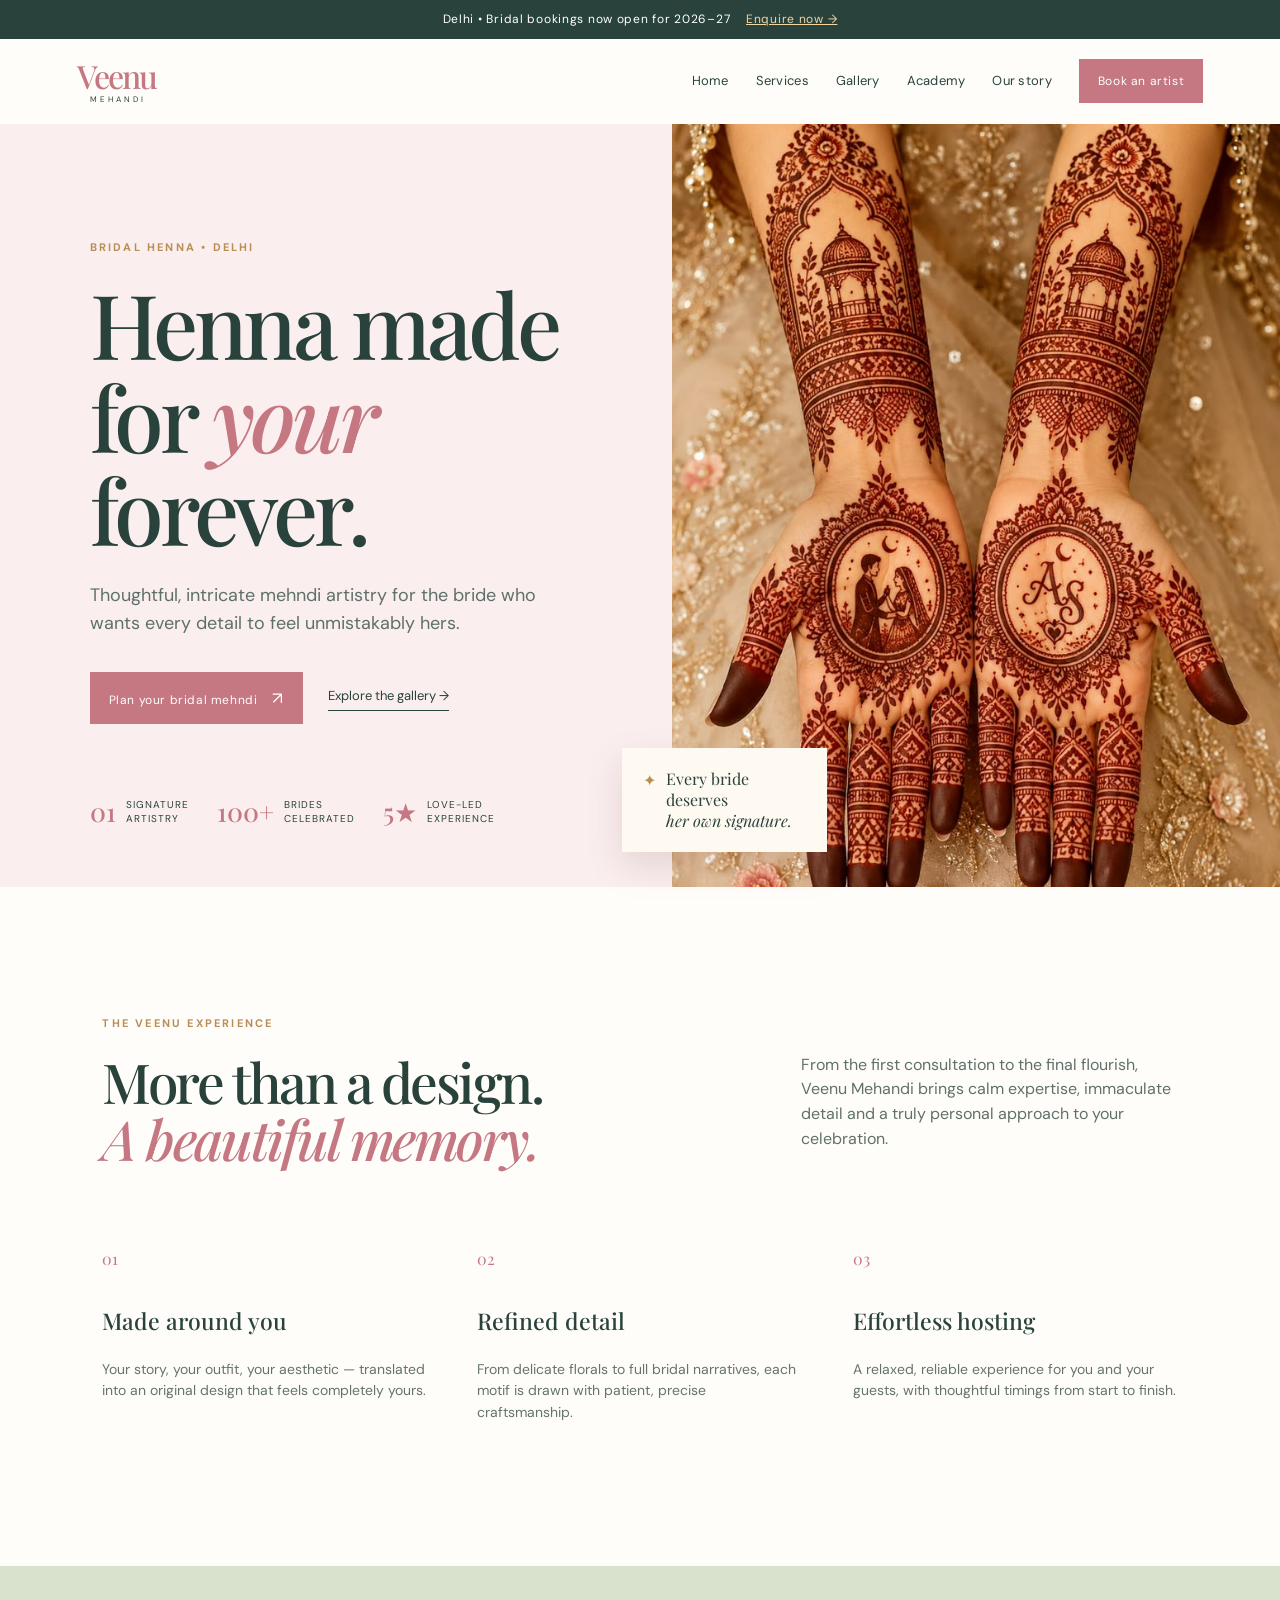
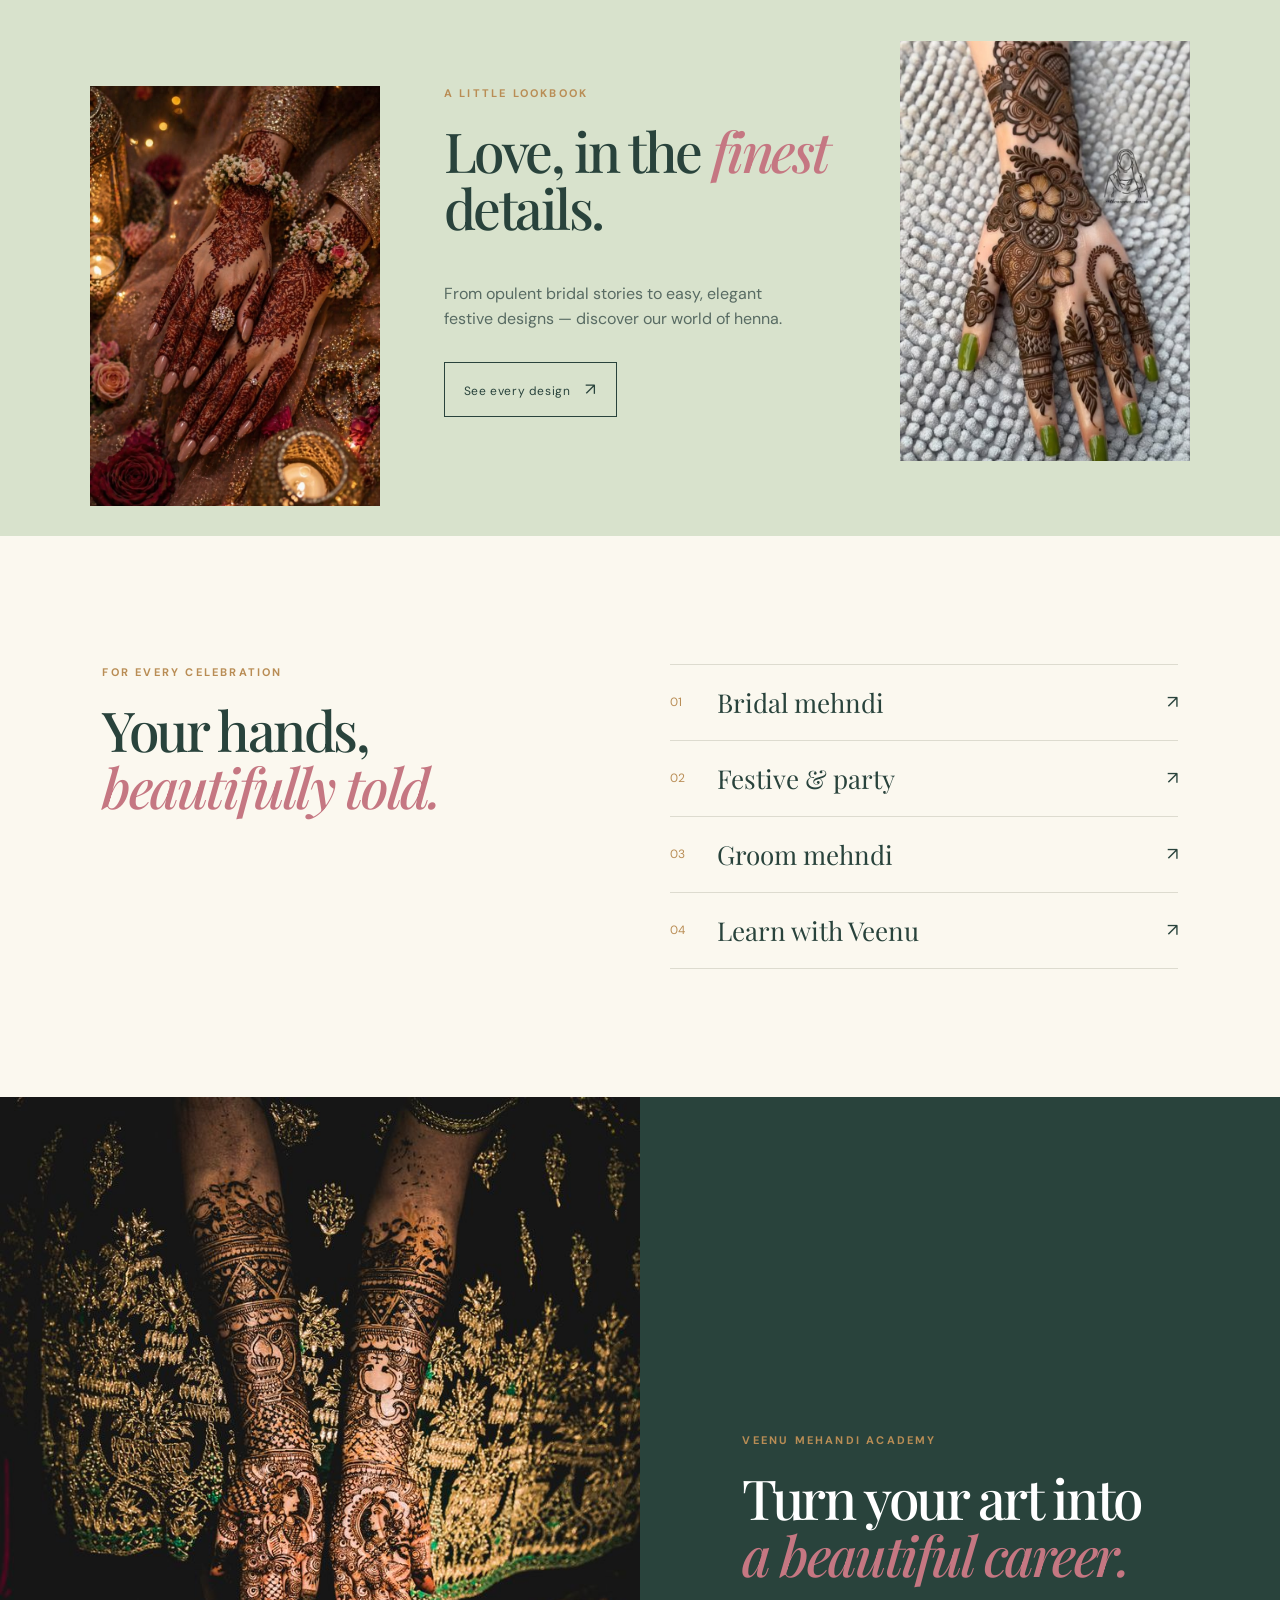
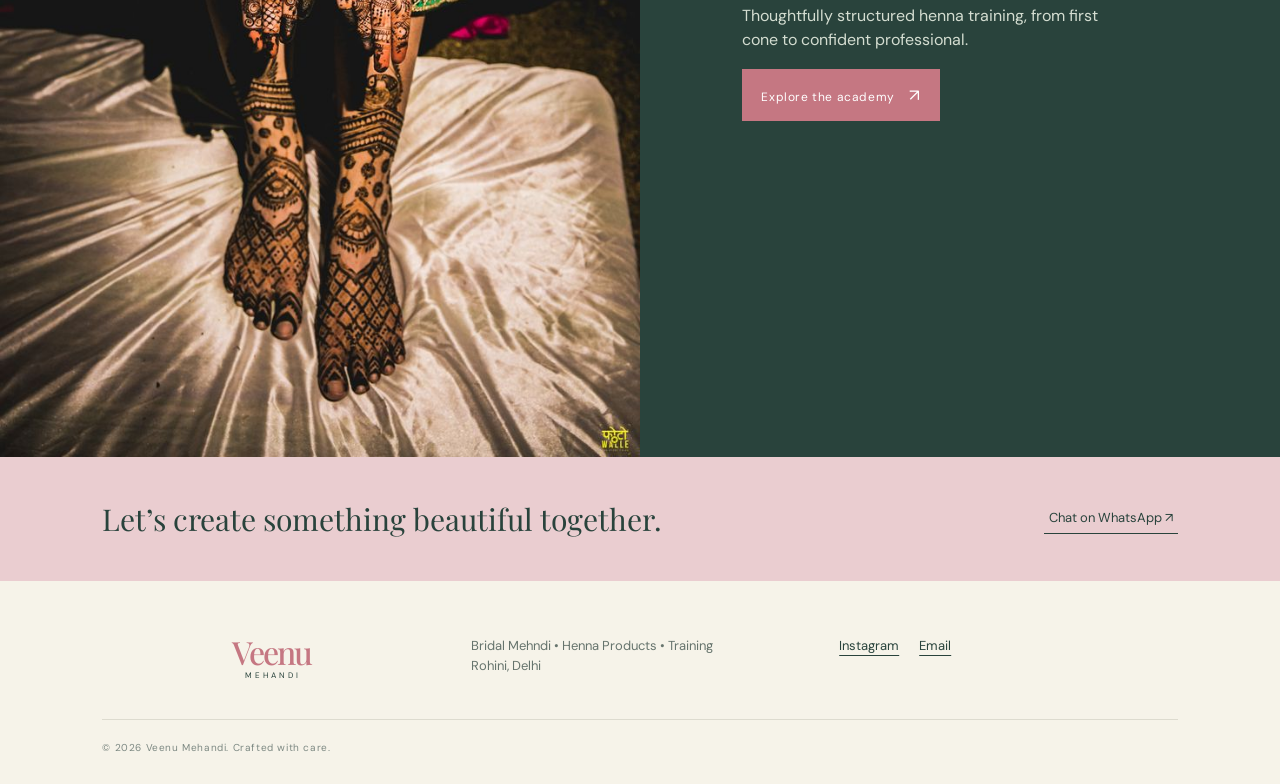
<file: index.html>
<!doctype html>
<html lang="en"><head><meta charset="utf-8"><meta name="viewport" content="width=device-width,initial-scale=1"><meta name="description" content="Veenu Mehandi by Vaishali Malik — bespoke bridal henna, festive artistry and professional training in Delhi."><title>Veenu Mehandi | Bridal Henna Artistry</title><link rel="preconnect" href="https://fonts.googleapis.com"><link rel="preconnect" href="https://fonts.gstatic.com" crossorigin><link href="https://fonts.googleapis.com/css2?family=DM+Sans:wght@400;500;600;700&family=Playfair+Display:ital,wght@0,500;0,600;0,700;1,500&display=swap" rel="stylesheet"><link rel="stylesheet" href="style.css"></head>
<body><div class="announcement">Delhi • Bridal bookings now open for 2026–27 <a href="contact.html">Enquire now →</a></div><header class="site-header"><a class="brand" href="index.html"><span>Veenu</span><small>MEHANDI</small></a><button class="menu-toggle" aria-label="Open menu" aria-expanded="false">☰</button><nav><a class="active" href="index.html">Home</a><a href="services.html">Services</a><a href="gallery.html">Gallery</a><a href="academy.html">Academy</a><a href="about.html">Our story</a><a href="contact.html" class="nav-cta">Book an artist</a></nav></header>
<main><section class="hero"><div class="hero-copy"><p class="eyebrow">BRIDAL HENNA • DELHI</p><h1>Henna made for <em>your</em> forever.</h1><p class="lead">Thoughtful, intricate mehndi artistry for the bride who wants every detail to feel unmistakably hers.</p><div class="actions"><a class="button" href="contact.html">Plan your bridal mehndi <span>↗</span></a><a class="text-link" href="gallery.html">Explore the gallery <span>→</span></a></div><div class="hero-meta"><div><b>01</b><span>Signature<br>artistry</span></div><div><b>100+</b><span>Brides<br>celebrated</span></div><div><b>5★</b><span>Love-led<br>experience</span></div></div></div><div class="hero-visual"><img src="assets/photo-14.jfif" alt="Detailed bridal mehndi on hands"><div class="floating-note"><span>✦</span><p>Every bride deserves<br><i>her own signature.</i></p></div></div></section>
<section class="intro section"><p class="eyebrow">THE VEENU EXPERIENCE</p><div class="split-heading"><h2>More than a design.<br><em>A beautiful memory.</em></h2><p>From the first consultation to the final flourish, Veenu Mehandi brings calm expertise, immaculate detail and a truly personal approach to your celebration.</p></div><div class="feature-grid"><article><span class="number">01</span><h3>Made around you</h3><p>Your story, your outfit, your aesthetic — translated into an original design that feels completely yours.</p></article><article><span class="number">02</span><h3>Refined detail</h3><p>From delicate florals to full bridal narratives, each motif is drawn with patient, precise craftsmanship.</p></article><article><span class="number">03</span><h3>Effortless hosting</h3><p>A relaxed, reliable experience for you and your guests, with thoughtful timings from start to finish.</p></article></div></section>
<section class="gallery-tease"><div class="tease-image first"><img src="assets/photo-08.jfif" alt="Bridal henna detail"></div><div class="tease-copy"><p class="eyebrow">A LITTLE LOOKBOOK</p><h2>Love, in the <em>finest</em> details.</h2><p>From opulent bridal stories to easy, elegant festive designs — discover our world of henna.</p><a href="gallery.html" class="button soft">See every design <span>↗</span></a></div><div class="tease-image second"><img src="assets/photo-07.jfif" alt="Floral Arabic mehndi"></div></section>
<section class="offer section"><div><p class="eyebrow">FOR EVERY CELEBRATION</p><h2>Your hands,<br><em>beautifully told.</em></h2></div><div class="offer-list"><a href="services.html#bridal"><span>01</span> Bridal mehndi <b>↗</b></a><a href="services.html#festive"><span>02</span> Festive & party <b>↗</b></a><a href="services.html#groom"><span>03</span> Groom mehndi <b>↗</b></a><a href="academy.html"><span>04</span> Learn with Veenu <b>↗</b></a></div></section>
<section class="academy-banner"><img src="assets/photo-24.jfif" alt="Mehndi celebration decor"><div><p class="eyebrow">VEENU MEHANDI ACADEMY</p><h2>Turn your art into<br><em>a beautiful career.</em></h2><p>Thoughtfully structured henna training, from first cone to confident professional.</p><a href="academy.html" class="button">Explore the academy <span>↗</span></a></div></section>
<section class="contact-strip"><p>Let’s create something beautiful together.</p><a href="https://wa.me/917042824140" target="_blank" rel="noopener">Chat on WhatsApp <span>↗</span></a></section></main><footer><a class="brand" href="index.html"><span>Veenu</span><small>MEHANDI</small></a><p>Bridal Mehndi • Henna Products • Training<br>Rohini, Delhi</p><div><a href="https://www.instagram.com/veenu_mehandi" target="_blank" rel="noopener">Instagram</a><a href="mailto:veenu.mehndi@gmail.com">Email</a></div><small>© 2026 Veenu Mehandi. Crafted with care.</small></footer><script src="script.js"></script></body></html>
</file>
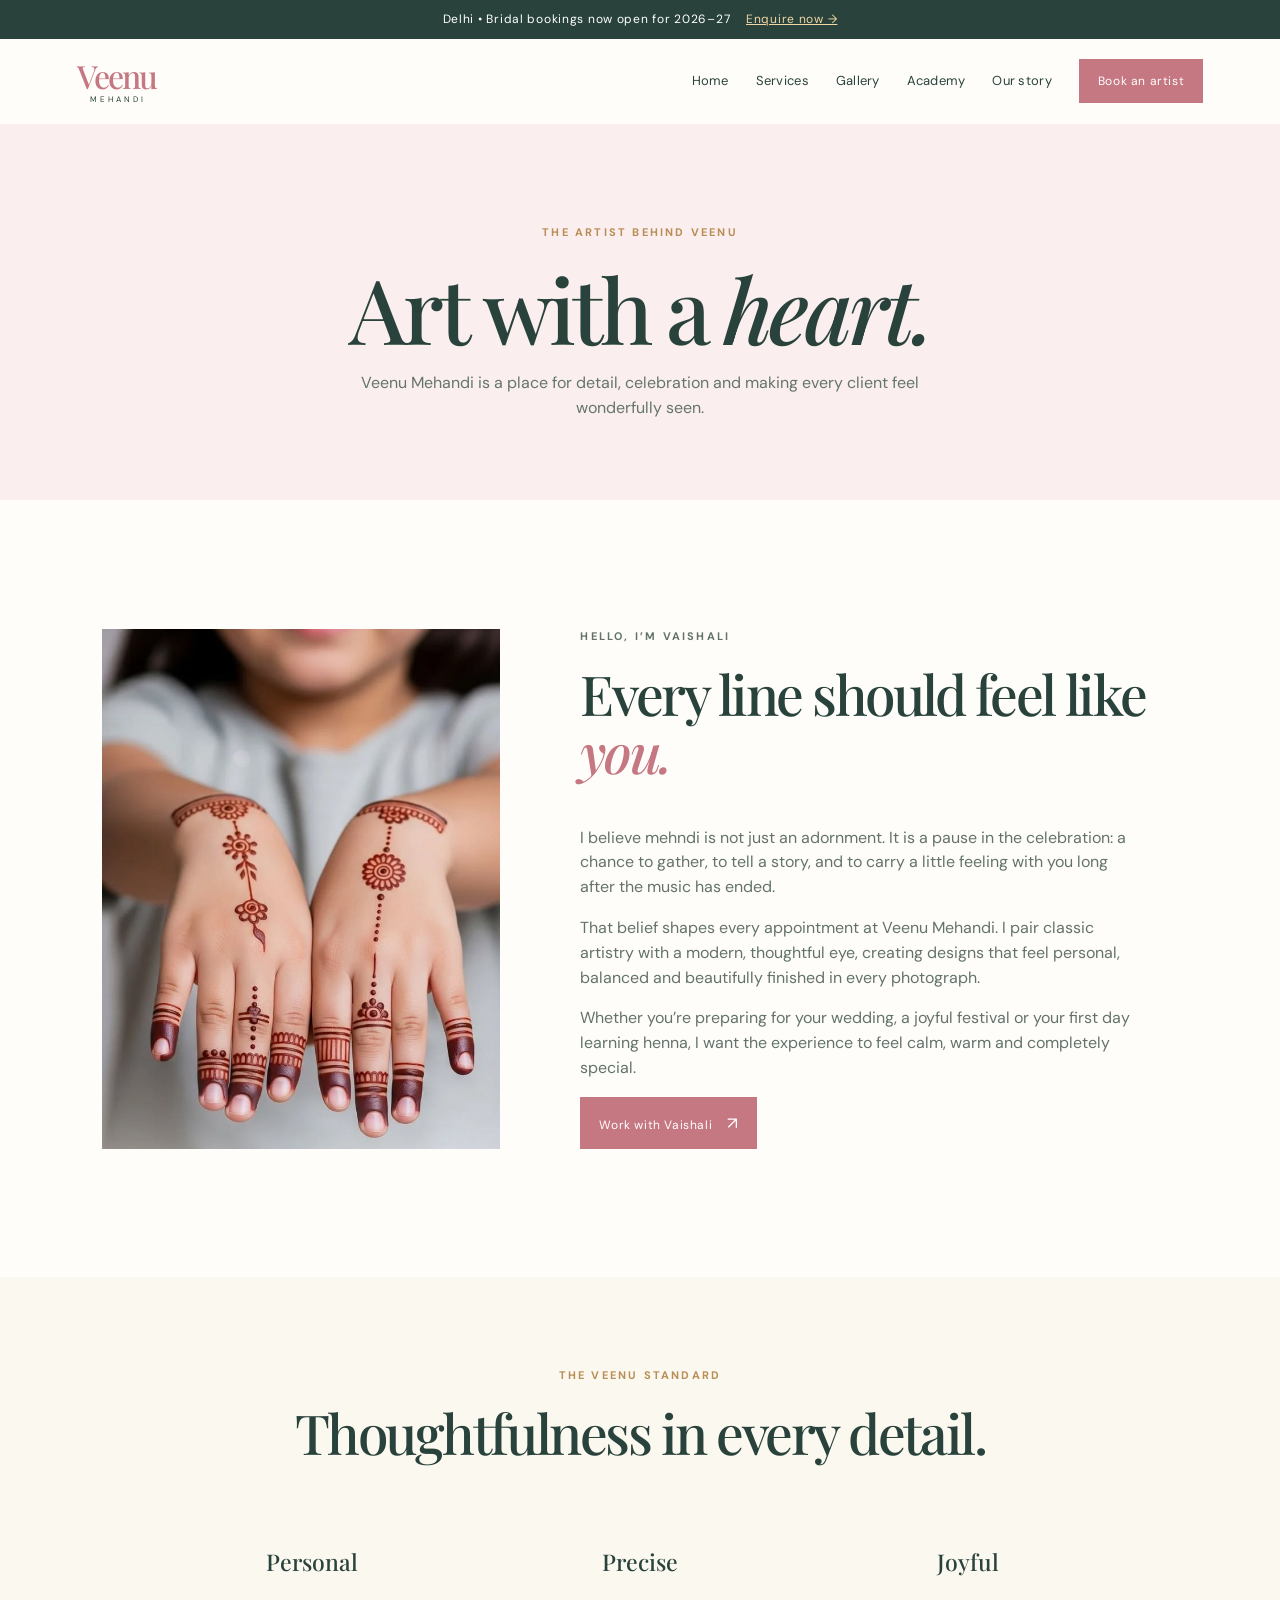
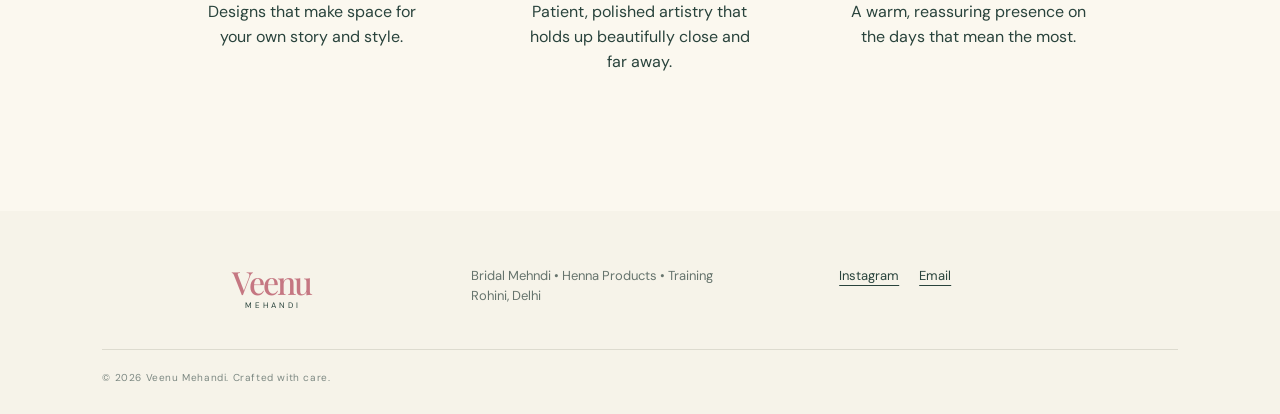
<file: about.html>
<!doctype html><html lang="en"><head><meta charset="utf-8"><meta name="viewport" content="width=device-width,initial-scale=1"><title>Our Story | Veenu Mehandi</title><link rel="preconnect" href="https://fonts.googleapis.com"><link rel="preconnect" href="https://fonts.gstatic.com" crossorigin><link href="https://fonts.googleapis.com/css2?family=DM+Sans:wght@400;500;600;700&family=Playfair+Display:ital,wght@0,500;0,600;0,700;1,500&display=swap" rel="stylesheet"><link rel="stylesheet" href="style.css"></head><body><div class="announcement">Delhi • Bridal bookings now open for 2026–27 <a href="contact.html">Enquire now →</a></div><header class="site-header"><a class="brand" href="index.html"><span>Veenu</span><small>MEHANDI</small></a><button class="menu-toggle" aria-label="Open menu">☰</button><nav><a href="index.html">Home</a><a href="services.html">Services</a><a href="gallery.html">Gallery</a><a href="academy.html">Academy</a><a class="active" href="about.html">Our story</a><a href="contact.html" class="nav-cta">Book an artist</a></nav></header><main><section class="page-hero"><p class="eyebrow">THE ARTIST BEHIND VEENU</p><h1>Art with a <em>heart.</em></h1><p>Veenu Mehandi is a place for detail, celebration and making every client feel wonderfully seen.</p></section><section class="story"><img src="assets/photo-04.jfif" alt="Veenu Mehandi work"><div><p class="eyebrow">HELLO, I’M VAISHALI</p><h2>Every line should feel like <em>you.</em></h2><p>I believe mehndi is not just an adornment. It is a pause in the celebration: a chance to gather, to tell a story, and to carry a little feeling with you long after the music has ended.</p><p>That belief shapes every appointment at Veenu Mehandi. I pair classic artistry with a modern, thoughtful eye, creating designs that feel personal, balanced and beautifully finished in every photograph.</p><p>Whether you’re preparing for your wedding, a joyful festival or your first day learning henna, I want the experience to feel calm, warm and completely special.</p><a class="button" href="contact.html">Work with Vaishali <span>↗</span></a></div></section><section class="values"><p class="eyebrow">THE VEENU STANDARD</p><h2>Thoughtfulness in every detail.</h2><div class="values-grid"><div><h3>Personal</h3><p>Designs that make space for your own story and style.</p></div><div><h3>Precise</h3><p>Patient, polished artistry that holds up beautifully close and far away.</p></div><div><h3>Joyful</h3><p>A warm, reassuring presence on the days that mean the most.</p></div></div></section></main><footer><a class="brand" href="index.html"><span>Veenu</span><small>MEHANDI</small></a><p>Bridal Mehndi • Henna Products • Training<br>Rohini, Delhi</p><div><a href="https://www.instagram.com/veenu_mehandi" target="_blank">Instagram</a><a href="mailto:veenu.mehndi@gmail.com">Email</a></div><small>© 2026 Veenu Mehandi. Crafted with care.</small></footer><script src="script.js"></script></body></html>
</file>
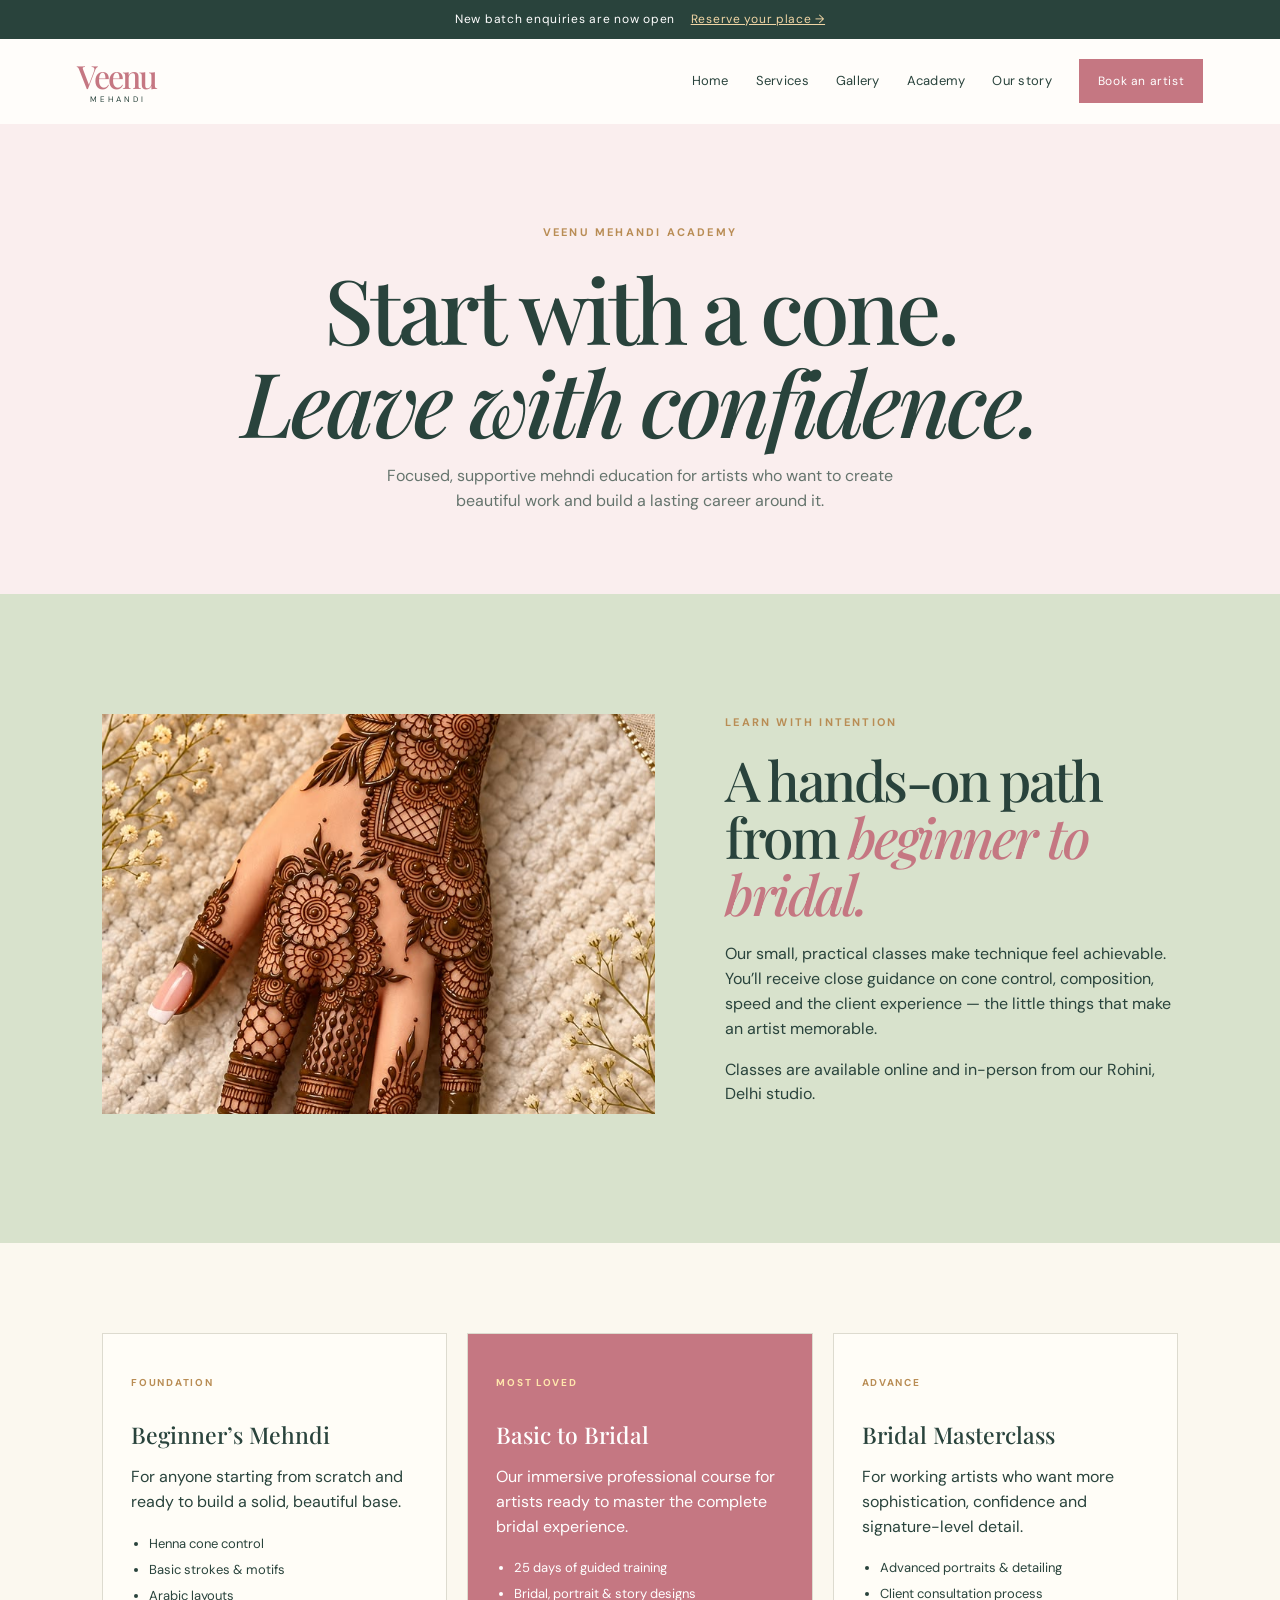
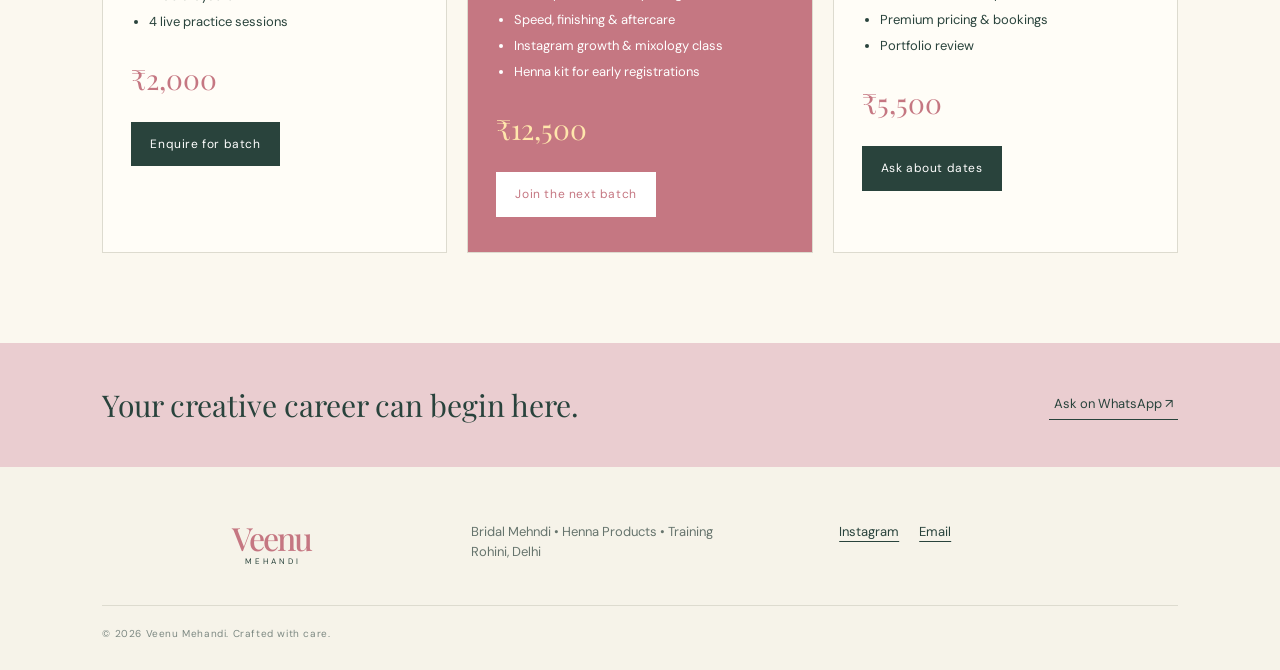
<file: academy.html>
<!doctype html><html lang="en"><head><meta charset="utf-8"><meta name="viewport" content="width=device-width,initial-scale=1"><title>Academy | Veenu Mehandi</title><link rel="preconnect" href="https://fonts.googleapis.com"><link rel="preconnect" href="https://fonts.gstatic.com" crossorigin><link href="https://fonts.googleapis.com/css2?family=DM+Sans:wght@400;500;600;700&family=Playfair+Display:ital,wght@0,500;0,600;0,700;1,500&display=swap" rel="stylesheet"><link rel="stylesheet" href="style.css"></head><body><div class="announcement">New batch enquiries are now open <a href="contact.html">Reserve your place →</a></div><header class="site-header"><a class="brand" href="index.html"><span>Veenu</span><small>MEHANDI</small></a><button class="menu-toggle" aria-label="Open menu">☰</button><nav><a href="index.html">Home</a><a href="services.html">Services</a><a href="gallery.html">Gallery</a><a class="active" href="academy.html">Academy</a><a href="about.html">Our story</a><a href="contact.html" class="nav-cta">Book an artist</a></nav></header><main><section class="page-hero"><p class="eyebrow">VEENU MEHANDI ACADEMY</p><h1>Start with a cone.<br><em>Leave with confidence.</em></h1><p>Focused, supportive mehndi education for artists who want to create beautiful work and build a lasting career around it.</p></section><section class="academy-intro"><img src="assets/photo-18.jfif" alt="Detailed floral mehndi"><div><p class="eyebrow">LEARN WITH INTENTION</p><h2>A hands-on path from <em>beginner to bridal.</em></h2><p>Our small, practical classes make technique feel achievable. You’ll receive close guidance on cone control, composition, speed and the client experience — the little things that make an artist memorable.</p><p>Classes are available online and in-person from our Rohini, Delhi studio.</p></div></section><section class="course-grid"><article class="course"><span class="tag">FOUNDATION</span><h3>Beginner’s Mehndi</h3><p>For anyone starting from scratch and ready to build a solid, beautiful base.</p><ul><li>Henna cone control</li><li>Basic strokes & motifs</li><li>Arabic layouts</li><li>4 live practice sessions</li></ul><p class="course-price">₹2,000</p><a class="button" href="contact.html">Enquire for batch</a></article><article class="course featured"><span class="tag">MOST LOVED</span><h3>Basic to Bridal</h3><p>Our immersive professional course for artists ready to master the complete bridal experience.</p><ul><li>25 days of guided training</li><li>Bridal, portrait & story designs</li><li>Speed, finishing & aftercare</li><li>Instagram growth & mixology class</li><li>Henna kit for early registrations</li></ul><p class="course-price">₹12,500</p><a class="button" href="contact.html">Join the next batch</a></article><article class="course"><span class="tag">ADVANCE</span><h3>Bridal Masterclass</h3><p>For working artists who want more sophistication, confidence and signature-level detail.</p><ul><li>Advanced portraits & detailing</li><li>Client consultation process</li><li>Premium pricing & bookings</li><li>Portfolio review</li></ul><p class="course-price">₹5,500</p><a class="button" href="contact.html">Ask about dates</a></article></section><section class="contact-strip"><p>Your creative career can begin here.</p><a href="https://wa.me/917042824140" target="_blank">Ask on WhatsApp <span>↗</span></a></section></main><footer><a class="brand" href="index.html"><span>Veenu</span><small>MEHANDI</small></a><p>Bridal Mehndi • Henna Products • Training<br>Rohini, Delhi</p><div><a href="https://www.instagram.com/veenu_mehandi" target="_blank">Instagram</a><a href="mailto:veenu.mehndi@gmail.com">Email</a></div><small>© 2026 Veenu Mehandi. Crafted with care.</small></footer><script src="script.js"></script></body></html>
</file>
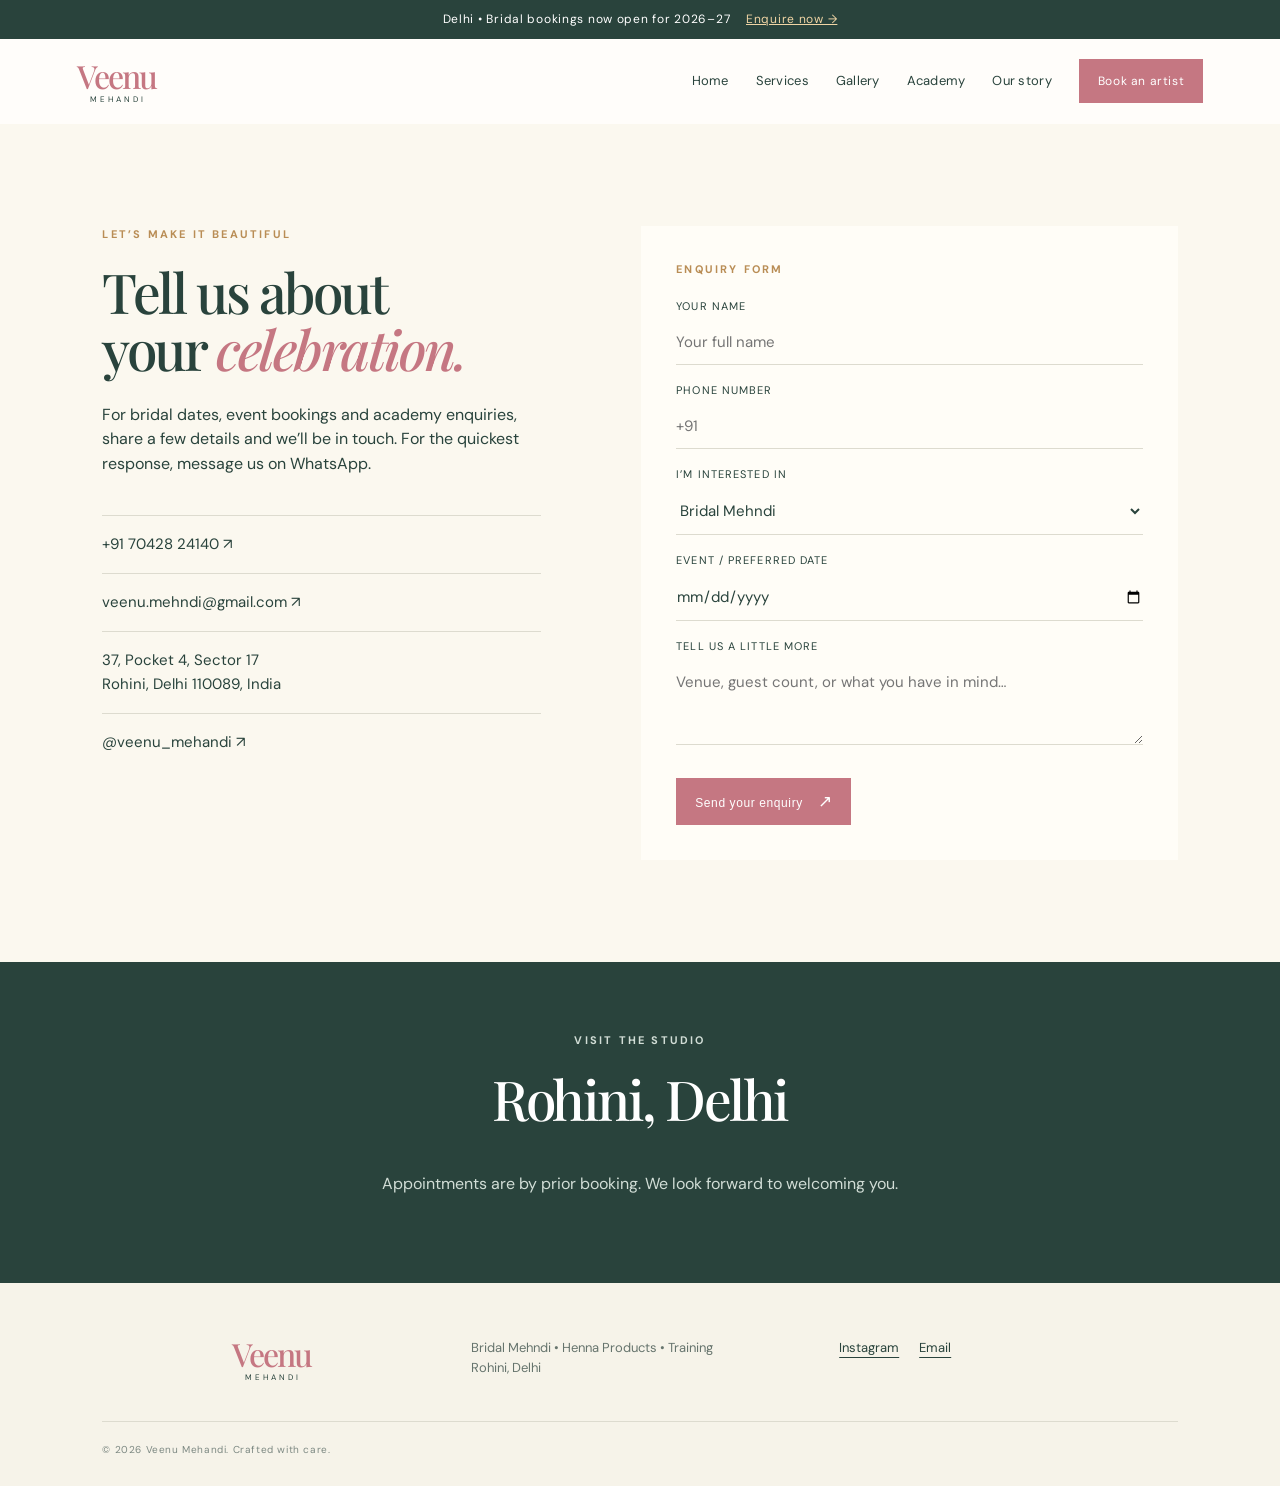
<file: contact.html>
<!doctype html><html lang="en"><head><meta charset="utf-8"><meta name="viewport" content="width=device-width,initial-scale=1"><title>Contact | Veenu Mehandi</title><link rel="preconnect" href="https://fonts.googleapis.com"><link rel="preconnect" href="https://fonts.gstatic.com" crossorigin><link href="https://fonts.googleapis.com/css2?family=DM+Sans:wght@400;500;600;700&family=Playfair+Display:ital,wght@0,500;0,600;0,700;1,500&display=swap" rel="stylesheet"><link rel="stylesheet" href="style.css"></head><body><div class="announcement">Delhi • Bridal bookings now open for 2026–27 <a href="contact.html">Enquire now →</a></div><header class="site-header"><a class="brand" href="index.html"><span>Veenu</span><small>MEHANDI</small></a><button class="menu-toggle" aria-label="Open menu">☰</button><nav><a href="index.html">Home</a><a href="services.html">Services</a><a href="gallery.html">Gallery</a><a href="academy.html">Academy</a><a href="about.html">Our story</a><a class="active nav-cta" href="contact.html">Book an artist</a></nav></header><main><section class="contact-main"><div><p class="eyebrow">LET’S MAKE IT BEAUTIFUL</p><h2>Tell us about<br>your <em>celebration.</em></h2><p>For bridal dates, event bookings and academy enquiries, share a few details and we’ll be in touch. For the quickest response, message us on WhatsApp.</p><div class="contact-details"><a href="https://wa.me/917042824140" target="_blank">+91 70428 24140 ↗</a><a href="mailto:veenu.mehndi@gmail.com">veenu.mehndi@gmail.com ↗</a><p>37, Pocket 4, Sector 17<br>Rohini, Delhi 110089, India</p><a href="https://www.instagram.com/veenu_mehandi" target="_blank">@veenu_mehandi ↗</a></div></div><form class="booking-form" action="https://wa.me/917042824140" method="get" target="_blank"><p class="eyebrow">ENQUIRY FORM</p><label for="name">YOUR NAME</label><input id="name" required placeholder="Your full name"><label for="phone">PHONE NUMBER</label><input id="phone" type="tel" required placeholder="+91"><label for="service">I’M INTERESTED IN</label><select id="service"><option>Bridal Mehndi</option><option>Festive / Party Mehndi</option><option>Groom Mehndi</option><option>Academy Classes</option></select><label for="date">EVENT / PREFERRED DATE</label><input id="date" type="date"><label for="message">TELL US A LITTLE MORE</label><textarea id="message" placeholder="Venue, guest count, or what you have in mind…"></textarea><button class="button" type="submit">Send your enquiry <span>↗</span></button></form></section><section class="map-note"><p class="eyebrow">VISIT THE STUDIO</p><h2>Rohini, Delhi</h2><p>Appointments are by prior booking. We look forward to welcoming you.</p></section></main><footer><a class="brand" href="index.html"><span>Veenu</span><small>MEHANDI</small></a><p>Bridal Mehndi • Henna Products • Training<br>Rohini, Delhi</p><div><a href="https://www.instagram.com/veenu_mehandi" target="_blank">Instagram</a><a href="mailto:veenu.mehndi@gmail.com">Email</a></div><small>© 2026 Veenu Mehandi. Crafted with care.</small></footer><script src="script.js"></script></body></html>
</file>
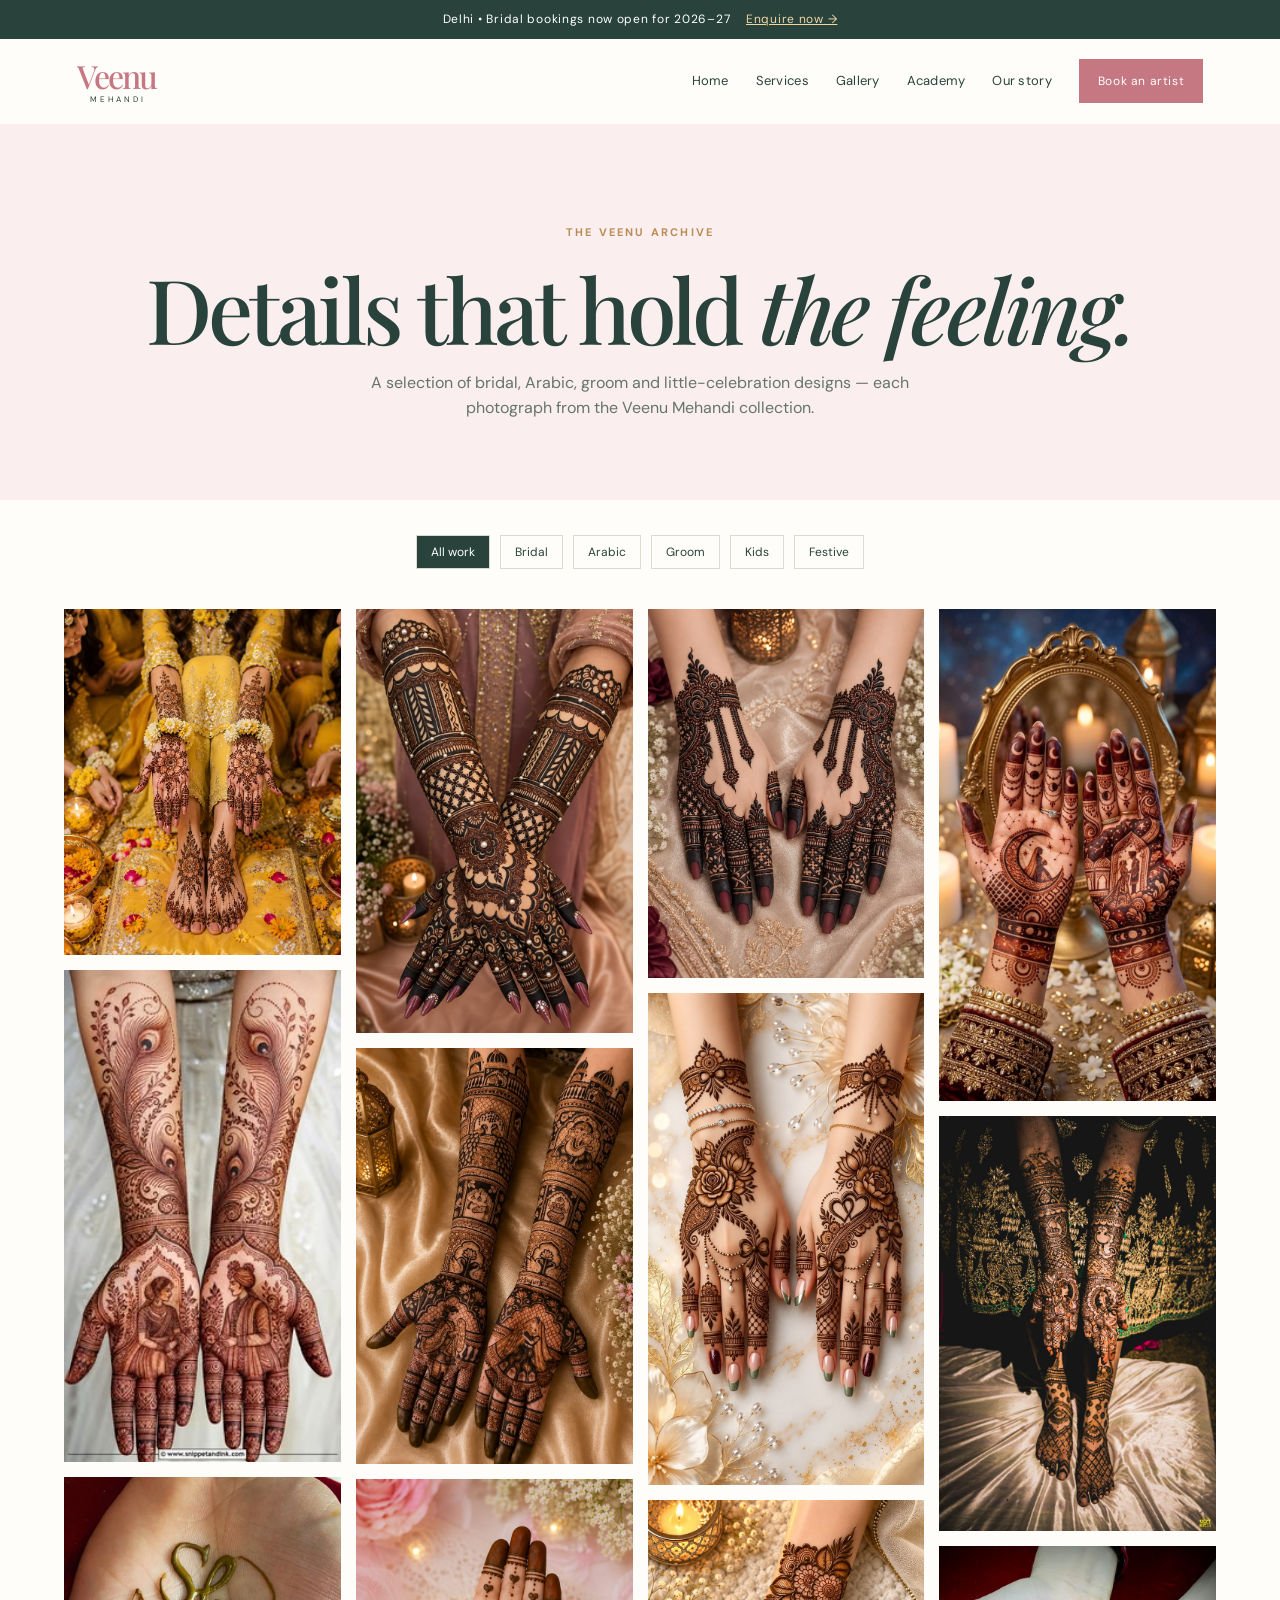
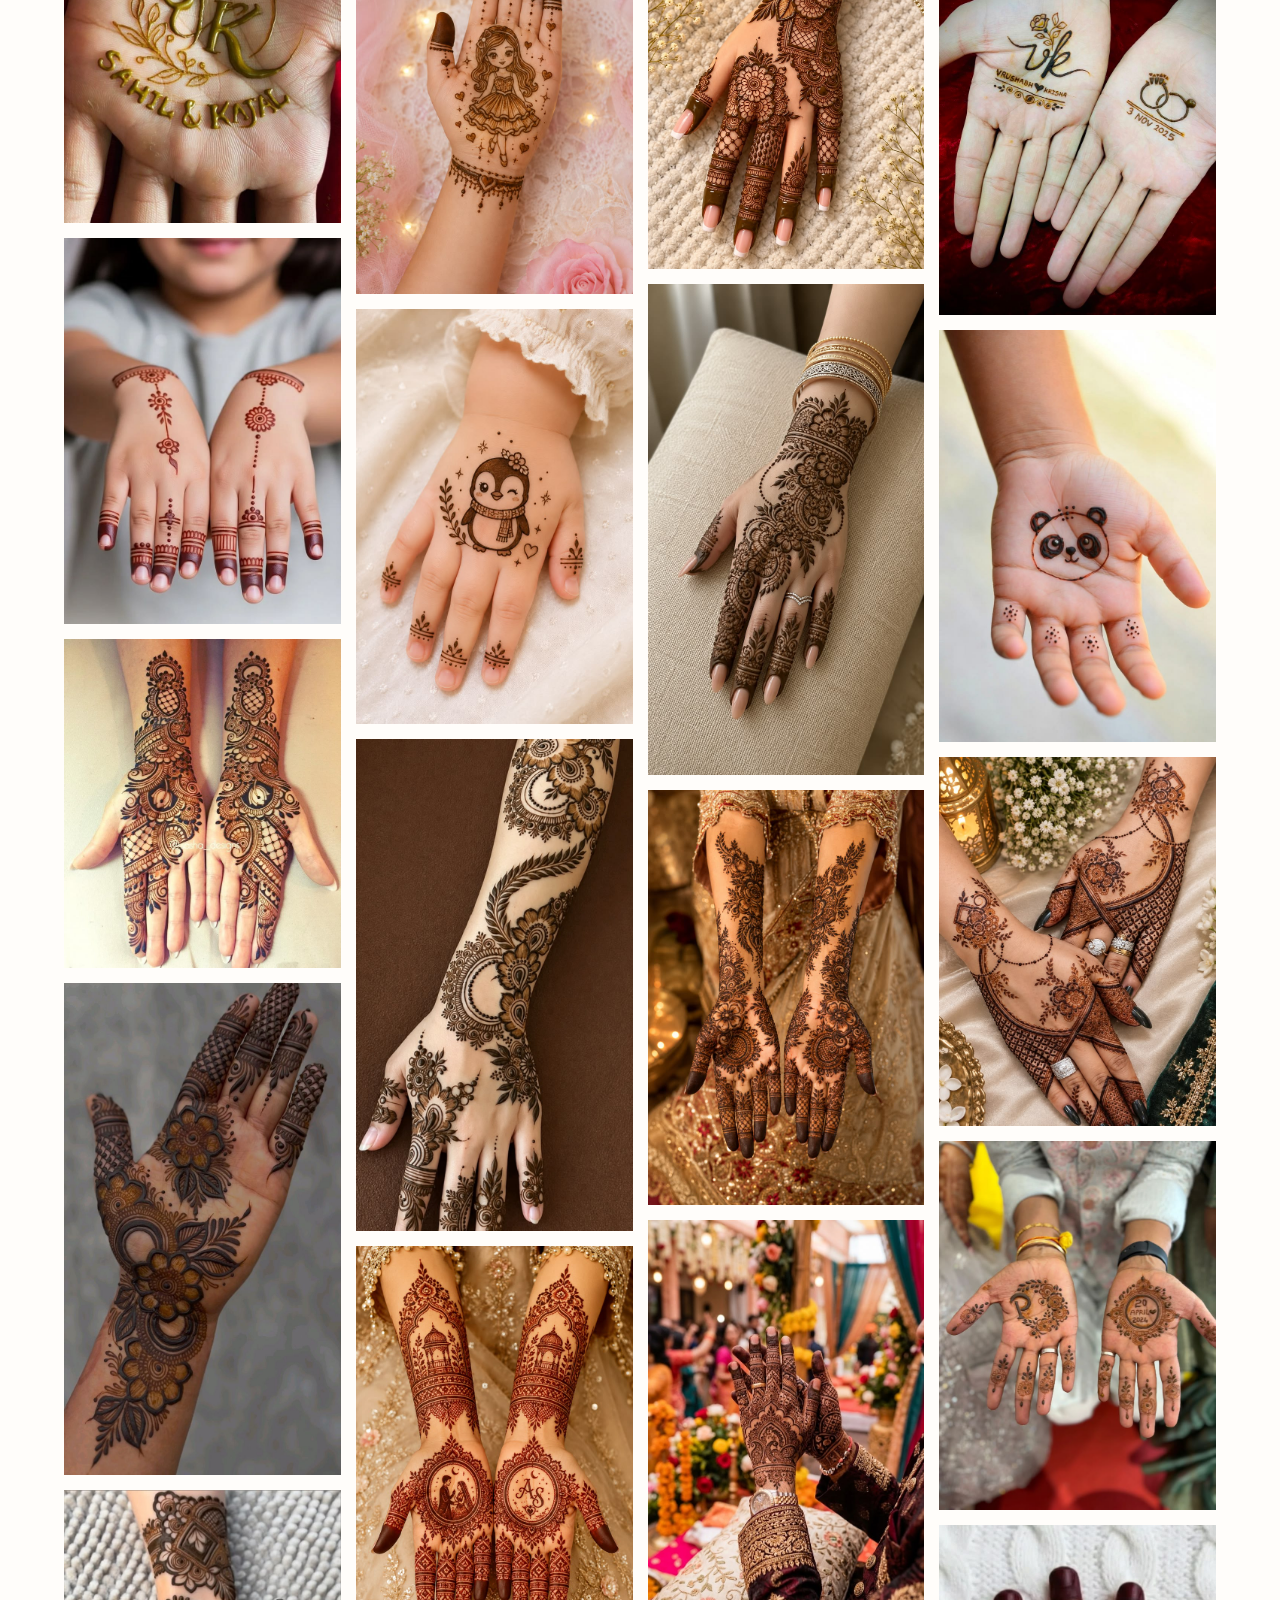
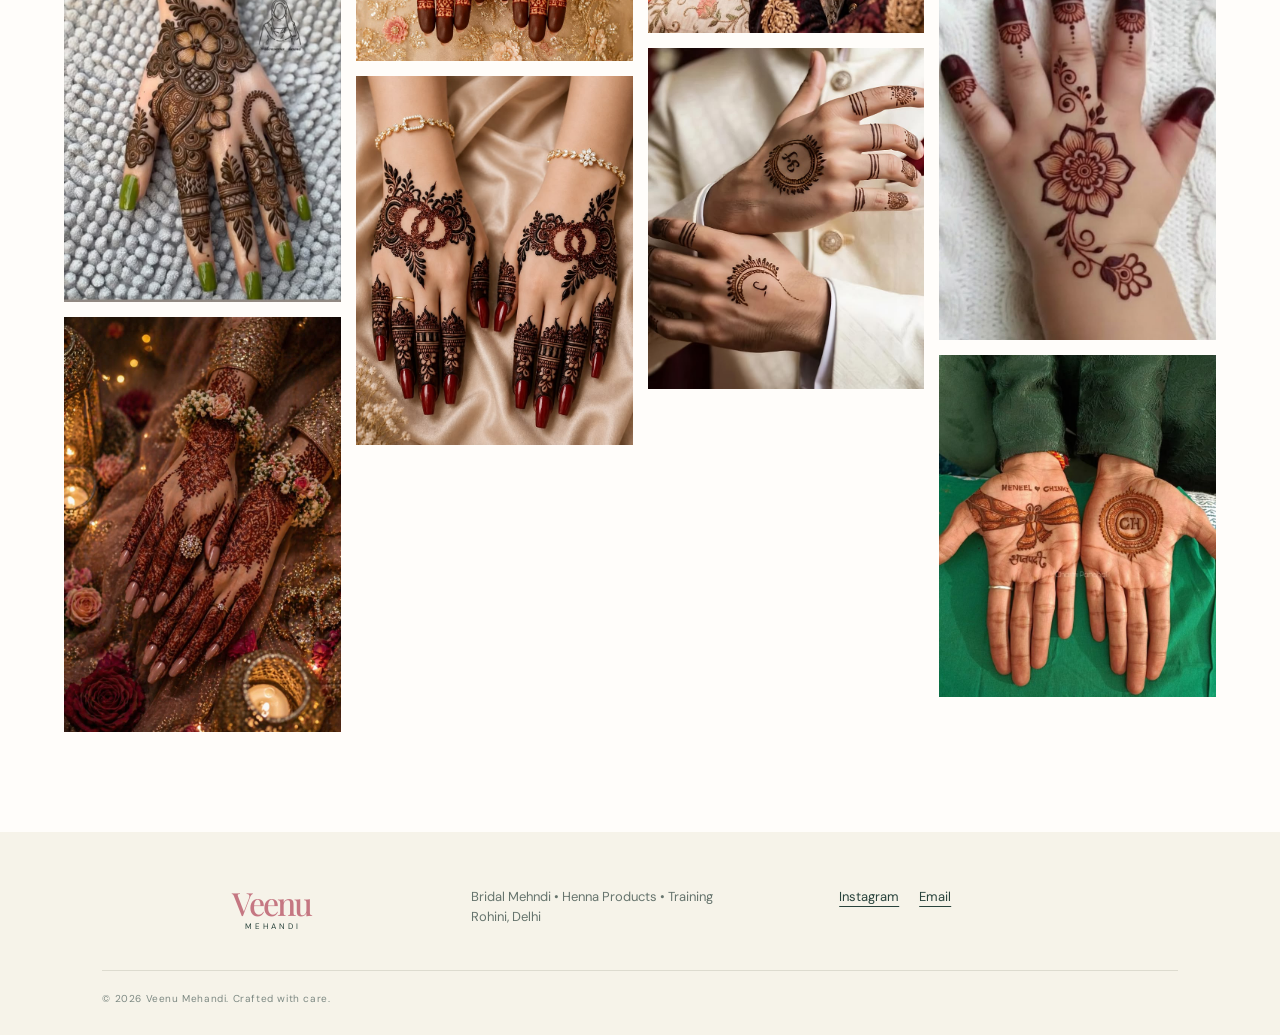
<file: gallery.html>
<!doctype html><html lang="en"><head><meta charset="utf-8"><meta name="viewport" content="width=device-width,initial-scale=1"><title>Gallery | Veenu Mehandi</title><link rel="preconnect" href="https://fonts.googleapis.com"><link rel="preconnect" href="https://fonts.gstatic.com" crossorigin><link href="https://fonts.googleapis.com/css2?family=DM+Sans:wght@400;500;600;700&family=Playfair+Display:ital,wght@0,500;0,600;0,700;1,500&display=swap" rel="stylesheet"><link rel="stylesheet" href="style.css"></head><body><div class="announcement">Delhi • Bridal bookings now open for 2026–27 <a href="contact.html">Enquire now →</a></div><header class="site-header"><a class="brand" href="index.html"><span>Veenu</span><small>MEHANDI</small></a><button class="menu-toggle" aria-label="Open menu">☰</button><nav><a href="index.html">Home</a><a href="services.html">Services</a><a class="active" href="gallery.html">Gallery</a><a href="academy.html">Academy</a><a href="about.html">Our story</a><a href="contact.html" class="nav-cta">Book an artist</a></nav></header><main><section class="page-hero"><p class="eyebrow">THE VEENU ARCHIVE</p><h1>Details that hold <em>the feeling.</em></h1><p>A selection of bridal, Arabic, groom and little-celebration designs — each photograph from the Veenu Mehandi collection.</p></section><div class="gallery-controls"><button class="filter active" data-filter="all">All work</button><button class="filter" data-filter="bridal">Bridal</button><button class="filter" data-filter="arabic">Arabic</button><button class="filter" data-filter="groom">Groom</button><button class="filter" data-filter="kids">Kids</button><button class="filter" data-filter="festive">Festive</button></div><section class="gallery-grid" aria-label="Mehndi photo gallery"></section></main><footer><a class="brand" href="index.html"><span>Veenu</span><small>MEHANDI</small></a><p>Bridal Mehndi • Henna Products • Training<br>Rohini, Delhi</p><div><a href="https://www.instagram.com/veenu_mehandi" target="_blank">Instagram</a><a href="mailto:veenu.mehndi@gmail.com">Email</a></div><small>© 2026 Veenu Mehandi. Crafted with care.</small></footer><script src="script.js"></script></body></html>
</file>
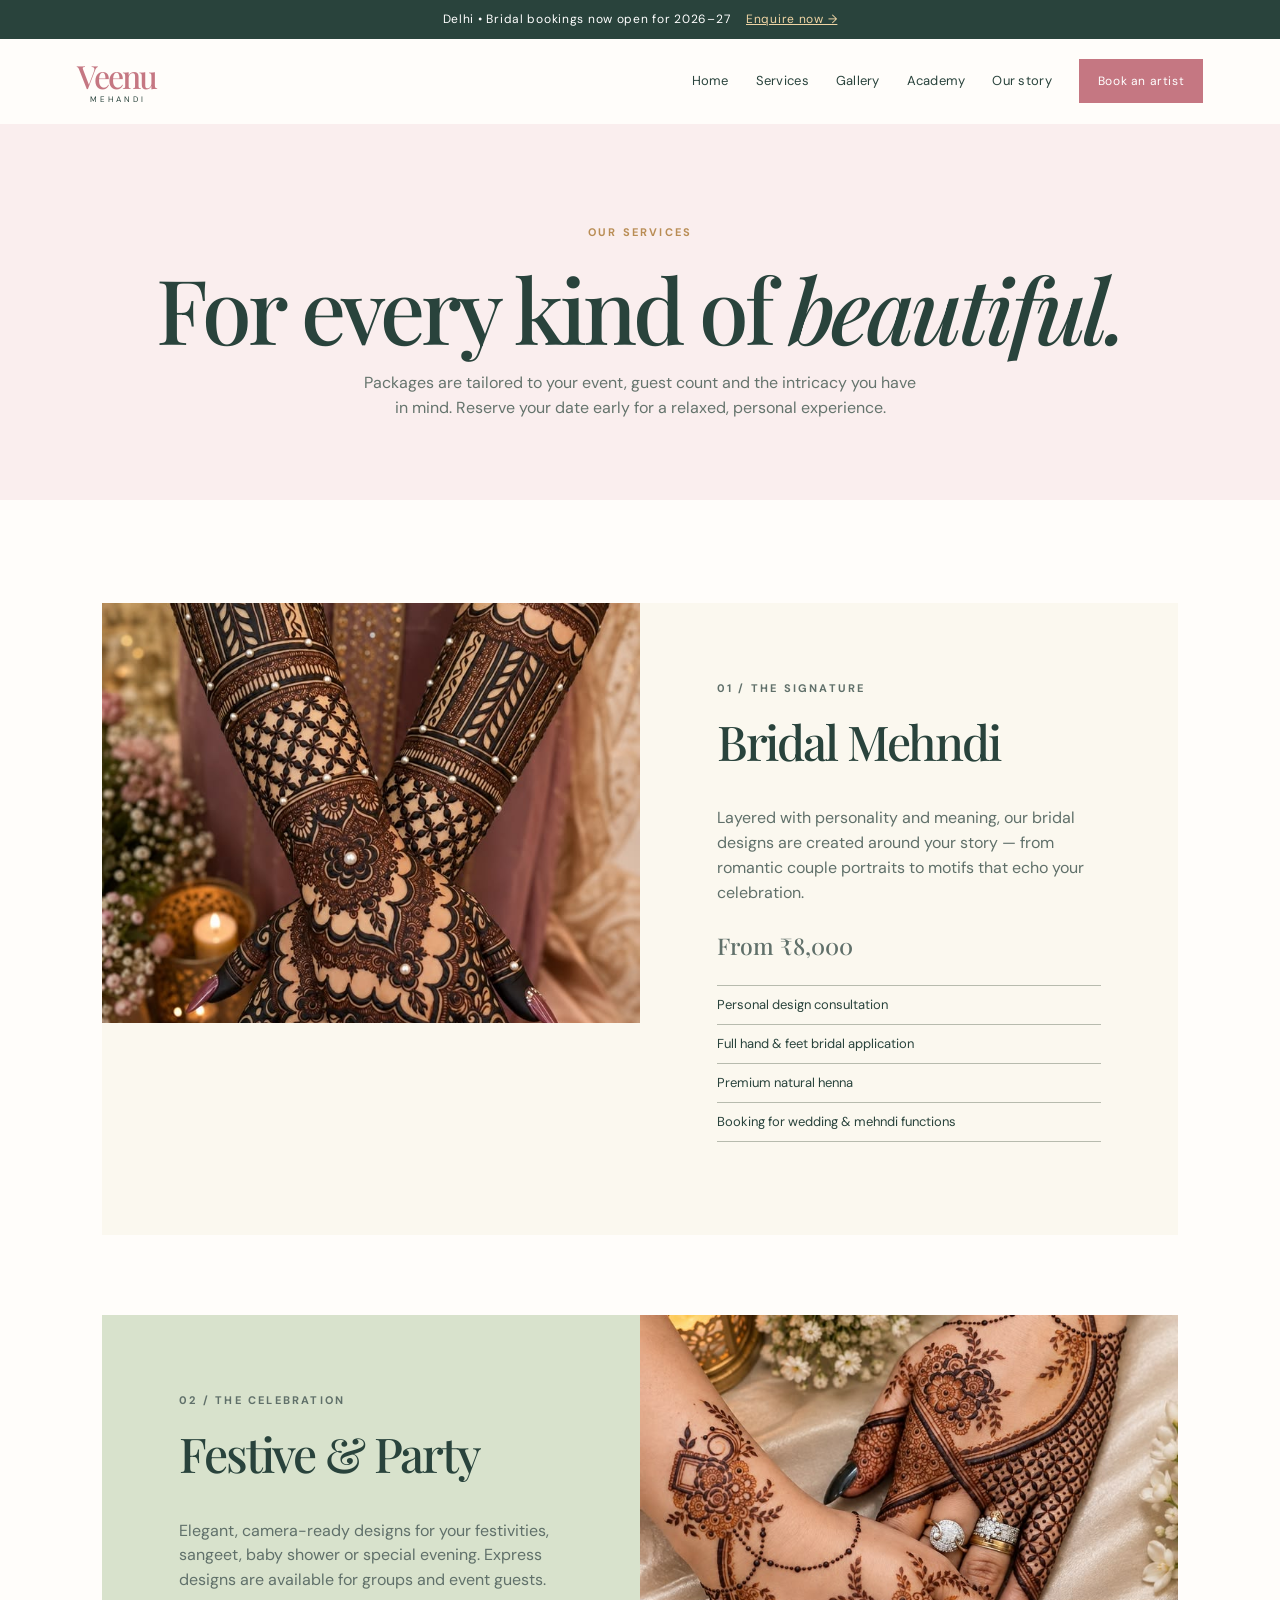
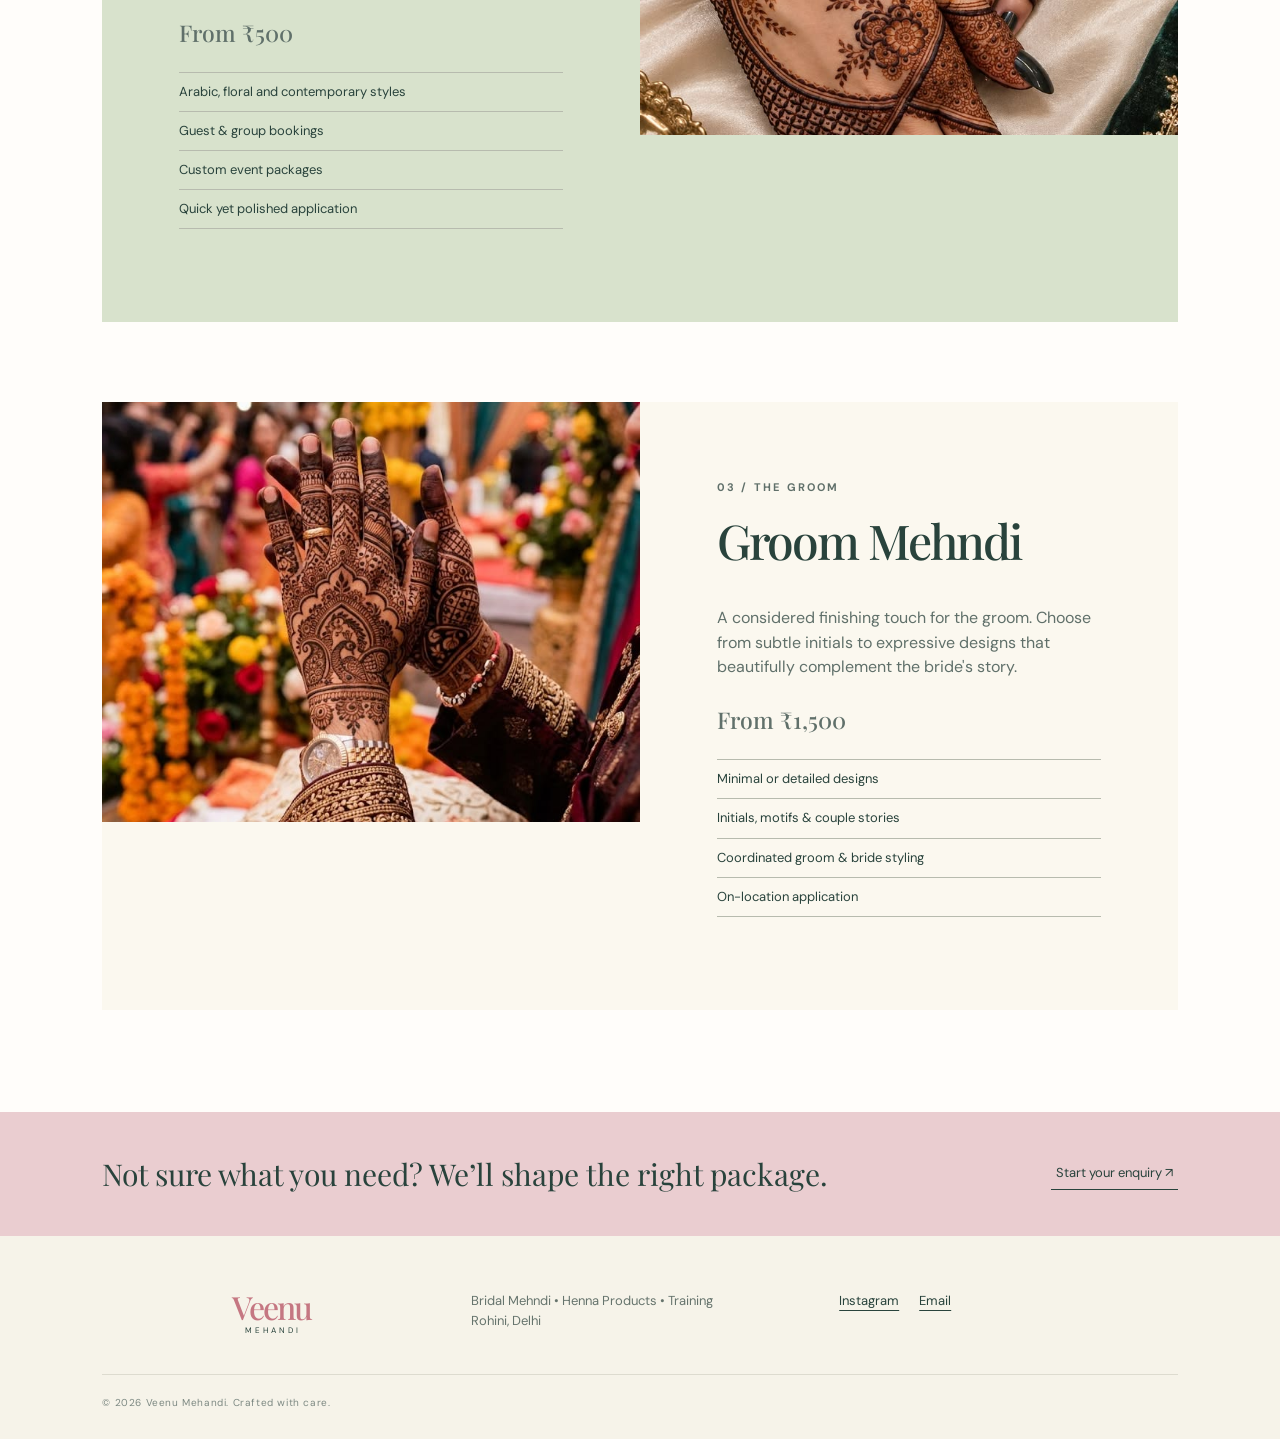
<file: services.html>
<!doctype html><html lang="en"><head><meta charset="utf-8"><meta name="viewport" content="width=device-width,initial-scale=1"><title>Services | Veenu Mehandi</title><link rel="preconnect" href="https://fonts.googleapis.com"><link rel="preconnect" href="https://fonts.gstatic.com" crossorigin><link href="https://fonts.googleapis.com/css2?family=DM+Sans:wght@400;500;600;700&family=Playfair+Display:ital,wght@0,500;0,600;0,700;1,500&display=swap" rel="stylesheet"><link rel="stylesheet" href="style.css"></head><body><div class="announcement">Delhi • Bridal bookings now open for 2026–27 <a href="contact.html">Enquire now →</a></div><header class="site-header"><a class="brand" href="index.html"><span>Veenu</span><small>MEHANDI</small></a><button class="menu-toggle" aria-label="Open menu">☰</button><nav><a href="index.html">Home</a><a class="active" href="services.html">Services</a><a href="gallery.html">Gallery</a><a href="academy.html">Academy</a><a href="about.html">Our story</a><a href="contact.html" class="nav-cta">Book an artist</a></nav></header><main><section class="page-hero"><p class="eyebrow">OUR SERVICES</p><h1>For every kind of <em>beautiful.</em></h1><p>Packages are tailored to your event, guest count and the intricacy you have in mind. Reserve your date early for a relaxed, personal experience.</p></section><section class="service-grid"><article class="service-card" id="bridal"><img src="assets/photo-09.jfif" alt="Bridal mehndi"><div class="service-content"><p class="eyebrow">01 / THE SIGNATURE</p><h2>Bridal Mehndi</h2><p>Layered with personality and meaning, our bridal designs are created around your story — from romantic couple portraits to motifs that echo your celebration.</p><p class="price">From ₹8,000</p><ul class="detail-list"><li>Personal design consultation</li><li>Full hand & feet bridal application</li><li>Premium natural henna</li><li>Booking for wedding & mehndi functions</li></ul></div></article><article class="service-card" id="festive"><img src="assets/photo-27.jfif" alt="Festive mehndi"><div class="service-content"><p class="eyebrow">02 / THE CELEBRATION</p><h2>Festive & Party</h2><p>Elegant, camera-ready designs for your festivities, sangeet, baby shower or special evening. Express designs are available for groups and event guests.</p><p class="price">From ₹500</p><ul class="detail-list"><li>Arabic, floral and contemporary styles</li><li>Guest & group bookings</li><li>Custom event packages</li><li>Quick yet polished application</li></ul></div></article><article class="service-card" id="groom"><img src="assets/photo-21.jfif" alt="Groom mehndi"><div class="service-content"><p class="eyebrow">03 / THE GROOM</p><h2>Groom Mehndi</h2><p>A considered finishing touch for the groom. Choose from subtle initials to expressive designs that beautifully complement the bride's story.</p><p class="price">From ₹1,500</p><ul class="detail-list"><li>Minimal or detailed designs</li><li>Initials, motifs & couple stories</li><li>Coordinated groom & bride styling</li><li>On-location application</li></ul></div></article></section><section class="contact-strip"><p>Not sure what you need? We’ll shape the right package.</p><a href="contact.html">Start your enquiry <span>↗</span></a></section></main><footer><a class="brand" href="index.html"><span>Veenu</span><small>MEHANDI</small></a><p>Bridal Mehndi • Henna Products • Training<br>Rohini, Delhi</p><div><a href="https://www.instagram.com/veenu_mehandi" target="_blank">Instagram</a><a href="mailto:veenu.mehndi@gmail.com">Email</a></div><small>© 2026 Veenu Mehandi. Crafted with care.</small></footer><script src="script.js"></script></body></html>
</file>
<file: style.css>
:root{--ink:#29433c;--rose:#c57782;--blush:#faeeee;--cream:#fbf8ef;--sage:#d8e2cc;--gold:#b98d55;--line:#dddbcf;--paper:#fffdfa}*{box-sizing:border-box}html{scroll-behavior:smooth}body{margin:0;background:var(--paper);color:var(--ink);font:16px/1.55 'DM Sans',sans-serif}a{color:inherit;text-decoration:none}.announcement{background:var(--ink);color:#fff;text-align:center;padding:10px 18px;font-size:12px;letter-spacing:.06em}.announcement a{color:#f0d5a5;margin-left:12px;text-decoration:underline}.site-header{height:85px;display:flex;align-items:center;justify-content:space-between;padding:0 clamp(22px,6vw,96px);background:var(--paper);position:relative;z-index:2}.brand{line-height:.8;display:inline-flex;flex-direction:column;align-items:center;color:var(--rose)}.brand span{font:500 32px/1 'Playfair Display',serif;letter-spacing:-.06em}.brand small{font-size:8px;letter-spacing:.38em;padding-left:.38em;color:var(--ink);margin-top:4px}.site-header nav{display:flex;align-items:center;gap:27px;font-size:13px;letter-spacing:.02em}.site-header nav a:not(.nav-cta):after{content:'';display:block;height:1px;background:var(--rose);transform:scaleX(0);transition:.25s}.site-header nav a:hover:after,.site-header nav .active:after{transform:scaleX(1)}.nav-cta,.button{background:var(--rose);color:#fff;padding:13px 19px;font-size:12px;letter-spacing:.05em;display:inline-block;transition:.25s}.nav-cta:hover,.button:hover{transform:translateY(-2px);background:#ae626d}.menu-toggle{display:none;border:0;background:none;font-size:25px;color:var(--ink)}h1,h2,h3,p{margin-top:0}h1,h2{font-family:'Playfair Display',serif;font-weight:500;letter-spacing:-.045em;line-height:1.04}h1{font-size:clamp(52px,7vw,102px)}h2{font-size:clamp(38px,4.3vw,64px)}h3{font:500 23px 'Playfair Display',serif}.eyebrow{font-size:11px;letter-spacing:.2em;font-weight:700;color:var(--gold);margin-bottom:20px}.lead{max-width:460px;font-size:18px;color:#5f7069}.hero{min-height:640px;background:var(--blush);display:grid;grid-template-columns:1.05fr .95fr}.hero-copy{padding:clamp(58px,9vw,130px) clamp(25px,7vw,115px) 58px}.hero h1{margin:0 0 27px}.hero em,h2 em{color:var(--rose);font-weight:500}.actions{display:flex;align-items:center;gap:25px;margin-top:34px}.button span{font-size:17px;margin-left:11px}.text-link{font-size:13px;border-bottom:1px solid var(--ink);padding-bottom:4px}.hero-meta{display:flex;gap:28px;margin-top:70px}.hero-meta div{display:flex;gap:10px;align-items:center}.hero-meta b{font:500 26px 'Playfair Display',serif;color:var(--rose)}.hero-meta span{font-size:10px;text-transform:uppercase;letter-spacing:.1em;line-height:1.35}.hero-visual{position:relative;min-height:500px}.hero-visual img{width:100%;height:100%;position:absolute;object-fit:cover;object-position:center}.floating-note{position:absolute;bottom:35px;left:-50px;width:205px;padding:21px;background:#fffaf1;box-shadow:0 14px 35px #8d646430;display:flex;gap:10px}.floating-note span{color:var(--gold)}.floating-note p{font:16px/1.3 'Playfair Display',serif;margin:0}.section{padding:clamp(70px,10vw,150px) clamp(22px,8vw,130px)}.split-heading{display:grid;grid-template-columns:1.25fr .75fr;gap:70px;align-items:end}.split-heading h2{margin:0}.split-heading p{color:#60716a;max-width:390px}.feature-grid{display:grid;grid-template-columns:repeat(3,1fr);gap:50px;margin-top:80px}.number{display:block;color:var(--rose);font:16px 'Playfair Display',serif;margin-bottom:36px}.feature-grid p{color:#64746d;font-size:14px}.gallery-tease{background:var(--sage);padding:75px clamp(20px,7vw,110px);display:grid;grid-template-columns:.85fr 1.15fr .85fr;align-items:center;gap:clamp(22px,5vw,80px)}.tease-image{height:420px}.tease-image img{width:100%;height:100%;object-fit:cover}.tease-image.first{transform:translateY(45px)}.tease-copy p:not(.eyebrow){color:#586b63;max-width:370px}.soft{background:transparent;color:var(--ink);border:1px solid var(--ink);margin-top:15px}.soft:hover{background:var(--ink)}.offer{background:var(--cream);display:grid;grid-template-columns:1fr 1fr;gap:60px}.offer h2{margin-bottom:0}.offer-list a{display:flex;align-items:center;border-top:1px solid var(--line);padding:20px 0;font:26px 'Playfair Display',serif}.offer-list a:last-child{border-bottom:1px solid var(--line)}.offer-list span{font:12px 'DM Sans',sans-serif;color:var(--gold);width:47px}.offer-list b{font:18px 'DM Sans',sans-serif;font-weight:400;margin-left:auto}.academy-banner{min-height:550px;display:grid;grid-template-columns:1fr 1fr;background:var(--ink);color:#fff}.academy-banner>img{width:100%;height:100%;object-fit:cover}.academy-banner>div{padding:clamp(55px,8vw,110px);align-self:center}.academy-banner h2{margin-bottom:20px}.academy-banner p:not(.eyebrow){color:#d4ddd1;max-width:370px}.contact-strip{background:#eacdd0;padding:42px clamp(22px,8vw,130px);display:flex;justify-content:space-between;align-items:center}.contact-strip p{font:30px 'Playfair Display',serif;margin:0}.contact-strip a{border-bottom:1px solid var(--ink);padding:5px;font-size:13px}footer{padding:55px clamp(22px,8vw,130px) 28px;display:grid;grid-template-columns:1fr 1fr 1fr;gap:30px;background:#f6f3e9;font-size:13px}footer p{color:#66746d}footer div{display:flex;gap:20px}footer div a{text-decoration:underline;text-underline-offset:5px}footer>small{grid-column:1/-1;border-top:1px solid var(--line);padding-top:20px;color:#7c8882;font-size:10px;letter-spacing:.06em}
.page-hero{padding:100px clamp(22px,8vw,130px) 80px;background:var(--blush);text-align:center}.page-hero h1{margin-bottom:17px}.page-hero p:last-child{max-width:560px;margin:auto;color:#65746d}.service-grid{padding:clamp(55px,8vw,120px) clamp(22px,8vw,130px);display:grid;gap:80px}.service-card{display:grid;grid-template-columns:1fr 1fr;background:var(--cream)}.service-card:nth-child(even){direction:rtl;background:var(--sage)}.service-card>*{direction:ltr}.service-card img{width:100%;height:420px;object-fit:cover}.service-content{padding:clamp(35px,6vw,78px);align-self:center}.service-content h2{font-size:48px}.service-content p{color:#60706a}.price{font:500 23px 'Playfair Display',serif;color:var(--rose);margin:24px 0}.detail-list{padding:0;list-style:none;border-top:1px solid #b7bbae}.detail-list li{padding:9px 0;border-bottom:1px solid #b7bbae;font-size:13px}.gallery-controls{padding:35px 8vw 0;display:flex;justify-content:center;gap:10px;flex-wrap:wrap}.filter{border:1px solid var(--line);background:transparent;padding:8px 14px;font:12px 'DM Sans',sans-serif;color:var(--ink);cursor:pointer}.filter.active,.filter:hover{background:var(--ink);color:#fff}.gallery-grid{padding:40px clamp(14px,5vw,80px) 100px;columns:4 220px;column-gap:15px}.gallery-item{break-inside:avoid;margin:0 0 15px;position:relative;overflow:hidden;background:#eee}.gallery-item img{width:100%;display:block;transition:.45s}.gallery-item:hover img{transform:scale(1.04)}.gallery-item span{position:absolute;bottom:0;left:0;right:0;padding:22px 14px 12px;color:#fff;font-size:11px;letter-spacing:.08em;background:linear-gradient(transparent,#243a34c7);opacity:0;transition:.3s}.gallery-item:hover span{opacity:1}.academy-intro{background:var(--sage);padding:clamp(60px,10vw,120px) 8vw;display:grid;grid-template-columns:1.1fr .9fr;gap:70px}.academy-intro img{height:400px;width:100%;object-fit:cover}.academy-intro h2{margin-bottom:20px}.course-grid{padding:90px 8vw;display:grid;grid-template-columns:repeat(3,1fr);gap:20px;background:var(--cream)}.course{padding:35px 28px;border:1px solid var(--line);background:#fffdf7}.course.featured{background:var(--rose);color:#fff}.course .tag{font-size:10px;letter-spacing:.17em;color:var(--gold);font-weight:bold}.course.featured .tag,.course.featured .course-price{color:#ffe6ac}.course h3{margin:25px 0 15px}.course ul{padding-left:18px;font-size:13px;line-height:2}.course-price{font:28px 'Playfair Display',serif;color:var(--rose);margin:25px 0}.course .button{background:var(--ink)}.course.featured .button{background:#fff;color:var(--rose)}.story{padding:clamp(65px,10vw,140px) 8vw;display:grid;grid-template-columns:.8fr 1.2fr;gap:80px;align-items:center}.story img{width:100%;height:520px;object-fit:cover}.story p{max-width:550px;color:#63736c}.values{padding:90px 8vw;background:var(--cream);text-align:center}.values-grid{max-width:960px;margin:55px auto 0;display:grid;grid-template-columns:repeat(3,1fr);gap:25px}.values-grid div{padding:30px}.contact-main{padding:clamp(55px,8vw,110px) 8vw;display:grid;grid-template-columns:.9fr 1.1fr;gap:100px;background:var(--cream)}.contact-main h2{margin-bottom:25px}.contact-details{margin-top:38px}.contact-details a,.contact-details p{display:block;border-top:1px solid var(--line);padding:17px 0;margin:0;font-size:15px}.booking-form{padding:35px;background:#fffdf7}.booking-form label{font-size:11px;letter-spacing:.1em;display:block;margin:17px 0 5px}.booking-form input,.booking-form select,.booking-form textarea{width:100%;padding:12px 0;border:0;border-bottom:1px solid var(--line);background:transparent;font:15px 'DM Sans',sans-serif;color:var(--ink);outline:none}.booking-form textarea{resize:vertical;min-height:85px}.booking-form .button{border:0;margin-top:25px;cursor:pointer}.map-note{background:var(--ink);color:#fff;text-align:center;padding:70px 20px}.map-note p{color:#d1ddd6}
@media(max-width:760px){.site-header{height:70px}.menu-toggle{display:block}.site-header nav{position:absolute;left:0;right:0;top:70px;background:var(--paper);display:none;flex-direction:column;align-items:stretch;padding:20px 25px 28px;gap:0;box-shadow:0 15px 20px #0000000d}.site-header nav.open{display:flex}.site-header nav a{padding:13px 0}.nav-cta{text-align:center;margin-top:10px}.hero{grid-template-columns:1fr}.hero-copy{padding:64px 25px 45px}.hero h1{font-size:59px}.hero-visual{height:400px;min-height:0}.floating-note{left:20px;bottom:20px}.hero-meta{margin-top:45px;gap:17px}.gallery-tease{grid-template-columns:1fr 1fr;padding:55px 20px;gap:16px}.tease-copy{grid-column:1/-1;grid-row:1;padding-bottom:10px}.tease-image{height:260px}.tease-image.first{transform:none}.split-heading,.offer,.academy-intro,.story,.contact-main{grid-template-columns:1fr;gap:28px}.feature-grid,.course-grid,.values-grid{grid-template-columns:1fr;gap:12px;margin-top:45px}.feature-grid{gap:25px}.feature-grid article{border-top:1px solid var(--line);padding-top:18px}.number{margin-bottom:15px}.offer-list a{font-size:23px}.academy-banner{grid-template-columns:1fr}.academy-banner>img{height:290px}.contact-strip{display:block}.contact-strip p{font-size:27px;margin-bottom:18px}footer{grid-template-columns:1fr 1fr;gap:22px}.service-grid{gap:35px}.service-card,.service-card:nth-child(even){grid-template-columns:1fr;direction:ltr}.service-card img{height:315px}.service-content h2{font-size:42px}.gallery-grid{columns:2 150px;padding:25px 10px 65px;column-gap:8px}.gallery-item{margin-bottom:8px}.page-hero{padding:65px 22px}.academy-intro img,.story img{height:320px}.course-grid{padding:55px 20px}.contact-main{padding:60px 22px}.announcement{font-size:10px}.announcement a{margin-left:6px}}
</file>
